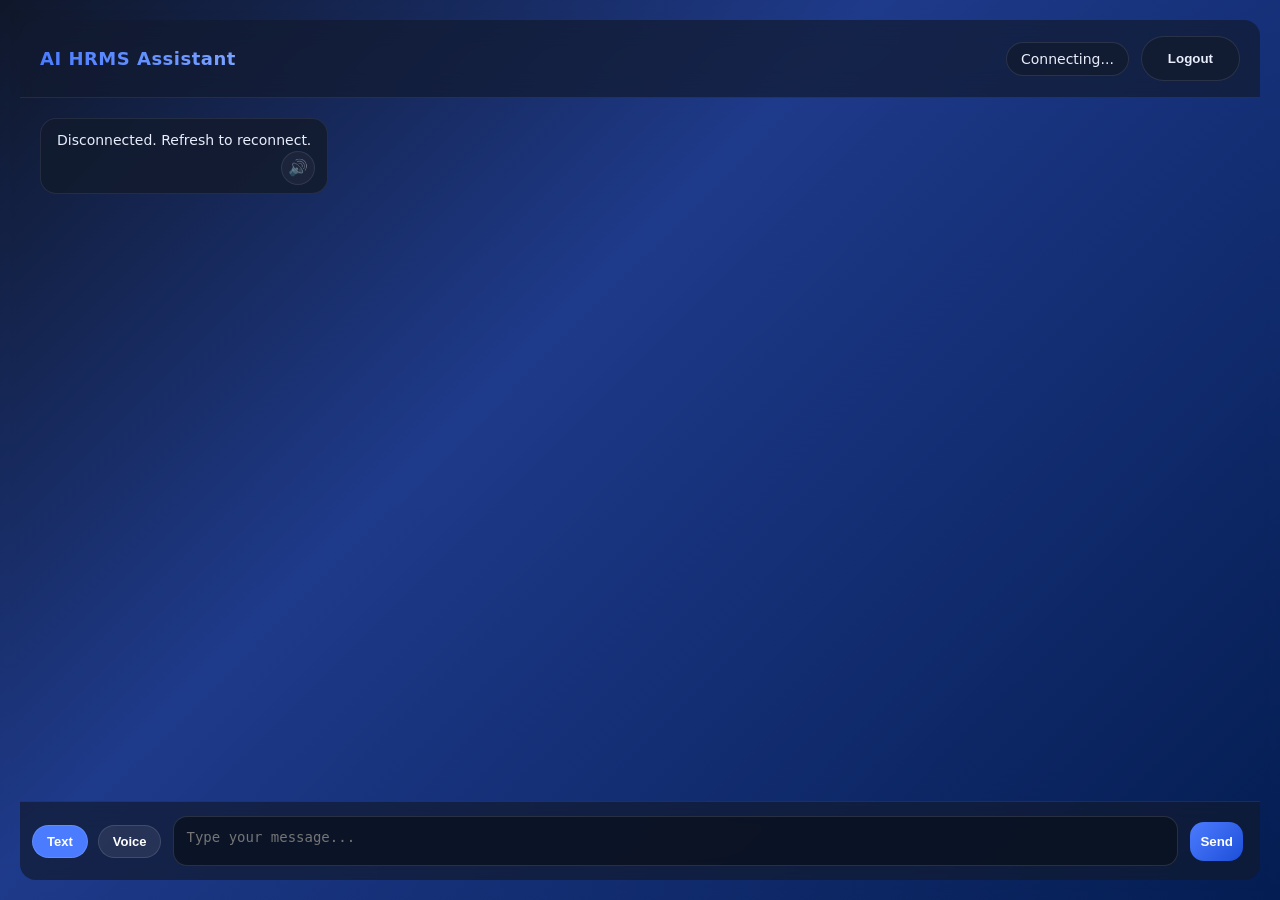
<file: frontend/chat.html>
<!-- <!doctype html>
<html lang="en">
<head>
  <meta charset="utf-8" />
  <meta name="viewport" content="width=device-width, initial-scale=1" />
  <title>HRMS Chatbot</title>
  <style>
    body{font-family:system-ui,-apple-system,Segoe UI,Roboto,Arial; background:#0b1220; color:#e8eefc; margin:0;}
    .wrap{max-width:980px; margin:0 auto; padding:24px;}
    .top{display:flex; align-items:center; justify-content:space-between; gap:12px;}
    .pill{border:1px solid rgba(255,255,255,.12); background:#121b2f; padding:10px 14px; border-radius:999px; display:flex; align-items:center; gap:10px;}
    .pill button{border:0; background:transparent; color:#e8eefc; cursor:pointer; padding:6px 10px; border-radius:999px;}
    .pill button.active{background:#4b7cff;}
    .chat{margin-top:18px; background:#121b2f; border:1px solid rgba(255,255,255,.08); border-radius:18px; height:70vh; overflow:auto; padding:18px;}
    .row{margin:10px 0; display:flex;}
    .row.user{justify-content:flex-end;}
    .bubble{max-width:70%; padding:12px 14px; border-radius:14px; line-height:1.35; white-space:pre-wrap;}
    .user .bubble{background:#4b7cff;}
    .assistant .bubble{background:#0b1220; border:1px solid rgba(255,255,255,.10);}
    .composer{margin-top:14px; display:flex; gap:10px;}
    textarea{flex:1; resize:none; height:54px; padding:12px; border-radius:14px; border:1px solid rgba(255,255,255,.12); background:#0b1220; color:#e8eefc; outline:none;}
    button{border:0; border-radius:14px; padding:12px 14px; background:#4b7cff; color:white; font-weight:700; cursor:pointer;}
    button.secondary{background:#1e2a49; border:1px solid rgba(255,255,255,.12)}
    .hint{font-size:12px; opacity:.75; margin-top:8px;}
  </style>
</head>
<body>
  <div class="wrap">
    <div class="top">
      <div class="pill">
        <strong>Mode</strong>
        <button id="modeText" class="active">Text</button>
        <button id="modeVoice">Voice</button>
      </div>
      <div class="pill" id="me">Connecting...</div>
      <div class="pill">
        <button class="secondary" id="logoutBtn">Logout</button>
      </div>
    </div>

    <div class="chat" id="chat"></div>

    <div class="composer">
      <textarea id="input" placeholder="Type your message..."></textarea>
      <button id="sendBtn">Send</button>
      <button id="recBtn" class="secondary">🎙️</button>
    </div>
    <div class="hint">Voice mode: server returns audio. Microphone button sends voice input (STT must be configured on server).</div>
  </div>

<script>
const chatEl = document.getElementById('chat');
const inputEl = document.getElementById('input');
const meEl = document.getElementById('me');

let mode = 'text';
let ws;
let mediaRecorder;
let chunks=[];

function addBubble(who, text){
  const row = document.createElement('div');
  row.className = 'row ' + who;
  const b = document.createElement('div');
  b.className = 'bubble';
  b.textContent = text;
  row.appendChild(b);
  chatEl.appendChild(row);
  chatEl.scrollTop = chatEl.scrollHeight;
  return b;
}

function setMode(m){
  mode = m;
  document.getElementById('modeText').classList.toggle('active', m==='text');
  document.getElementById('modeVoice').classList.toggle('active', m==='voice');
}

document.getElementById('modeText').onclick = ()=>setMode('text');
document.getElementById('modeVoice').onclick = ()=>setMode('voice');

async function connect(){
  const proto = location.protocol === 'https:' ? 'wss' : 'ws';
  ws = new WebSocket(`${proto}://${location.host}/ws/chat`);

  let assistantBubble = null;

  ws.onopen = ()=>{};
  ws.onmessage = (ev)=>{
    const msg = JSON.parse(ev.data);
    if(msg.type==='ready'){
      meEl.textContent = `${msg.user.name || 'User'} (${msg.user.userType || 'employee'})`;
      return;
    }
    if(msg.type==='delta'){
      if(!assistantBubble) assistantBubble = addBubble('assistant','');
      assistantBubble.textContent += msg.text;
      chatEl.scrollTop = chatEl.scrollHeight;
      return;
    }
    if(msg.type==='final'){
      if(!assistantBubble) assistantBubble = addBubble('assistant', msg.text);
      else assistantBubble.textContent = msg.text;
      assistantBubble = null;
      return;
    }
    if(msg.type==='transcript'){
      addBubble('user', msg.text);
      return;
    }
    if(msg.type==='audio'){
      if(msg.ok && msg.audio_base64){
        const audio = new Audio('data:audio/mpeg;base64,' + msg.audio_base64);
        audio.play().catch(()=>{});
      }
      return;
    }
    if(msg.type==='error'){
      addBubble('assistant', '⚠️ ' + (msg.message || 'Error'));
      assistantBubble = null;
      return;
    }
  };

  ws.onclose = ()=>{ addBubble('assistant','Disconnected. Refresh to reconnect.'); };
}

connect();

async function sendText(){
  const text = inputEl.value.trim();
  if(!text) return;
  addBubble('user', text);
  inputEl.value='';
  ws.send(JSON.stringify({type:'user', mode, text}));
}

document.getElementById('sendBtn').onclick = sendText;
inputEl.addEventListener('keydown', (e)=>{ if(e.key==='Enter' && !e.shiftKey){ e.preventDefault(); sendText(); }});

// Logout

document.getElementById('logoutBtn').onclick = async ()=>{
  await fetch('/api/logout', {method:'POST'}).catch(()=>{});
  window.location.href = '/login';
};

// Voice recording
async function setupRecorder(){
  const stream = await navigator.mediaDevices.getUserMedia({audio:true});
  mediaRecorder = new MediaRecorder(stream);
  mediaRecorder.ondataavailable = (e)=>{ if(e.data.size>0) chunks.push(e.data); };
  mediaRecorder.onstop = async ()=>{
    const blob = new Blob(chunks, {type: mediaRecorder.mimeType});
    chunks=[];
    const arrayBuffer = await blob.arrayBuffer();
    const bytes = new Uint8Array(arrayBuffer);
    let binary='';
    for(let i=0;i<bytes.length;i++) binary += String.fromCharCode(bytes[i]);
    const b64 = btoa(binary);
    ws.send(JSON.stringify({type:'user', mode, audio_base64: b64, audio_mime: blob.type}));
  };
}

let recording=false;
document.getElementById('recBtn').onclick = async ()=>{
  if(!mediaRecorder) await setupRecorder();
  if(!recording){
    recording=true;
    document.getElementById('recBtn').textContent='⏹️';
    mediaRecorder.start();
  } else {
    recording=false;
    document.getElementById('recBtn').textContent='🎙️';
    mediaRecorder.stop();
  }
};
</script>
</body>
</html> -->



<!doctype html>
<html lang="en">
<head>
  <meta charset="utf-8" />
  <meta name="viewport" content="width=device-width, initial-scale=1" />
  <title>HRMS Chatbot</title>
  <link rel="stylesheet" href="./assets/css/chat.css" />
</head>
<body>

  <div class="app voice-mode">

    <!-- ===== Top Bar ===== -->
    <header class="topbar">
      <div class="title">AI HRMS Assistant</div>

      <div class="top-actions">
        <div class="pill user-info" id="me">Connecting...</div>
        <div class="pill">
          <button class="secondary" id="logoutBtn">Logout</button>
        </div>
      </div>
    </header>

    <!-- ===== Chat ===== -->
    <main class="chat-container">
      <div class="chat" id="chat"></div>
    </main>

    <!-- ===== Bottom Composer ===== -->
    <footer class="composer">

      <!-- Mode Toggle -->
      <div class="mode-toggle">
        <button id="modeText" class="active">Text</button>
        <button id="modeVoice">Voice</button>
      </div>

      <div class="input-area">
        <!-- TEXT MODE CONTROLS -->
        <div class="chat-control" id="textControls">
          <textarea id="input" placeholder="Type your message..."></textarea>
          <button id="sendBtn">Send</button>
        </div>
              
        <!-- VOICE MODE CONTROL -->
        <div id="voiceControls">
          <button id="recBtn" class="secondary">🎙️</button>
        </div>

      </div>
      
    </footer>

  </div>

  <script src="./assets/js/chat.js"></script>
</body>
</html>
</file>
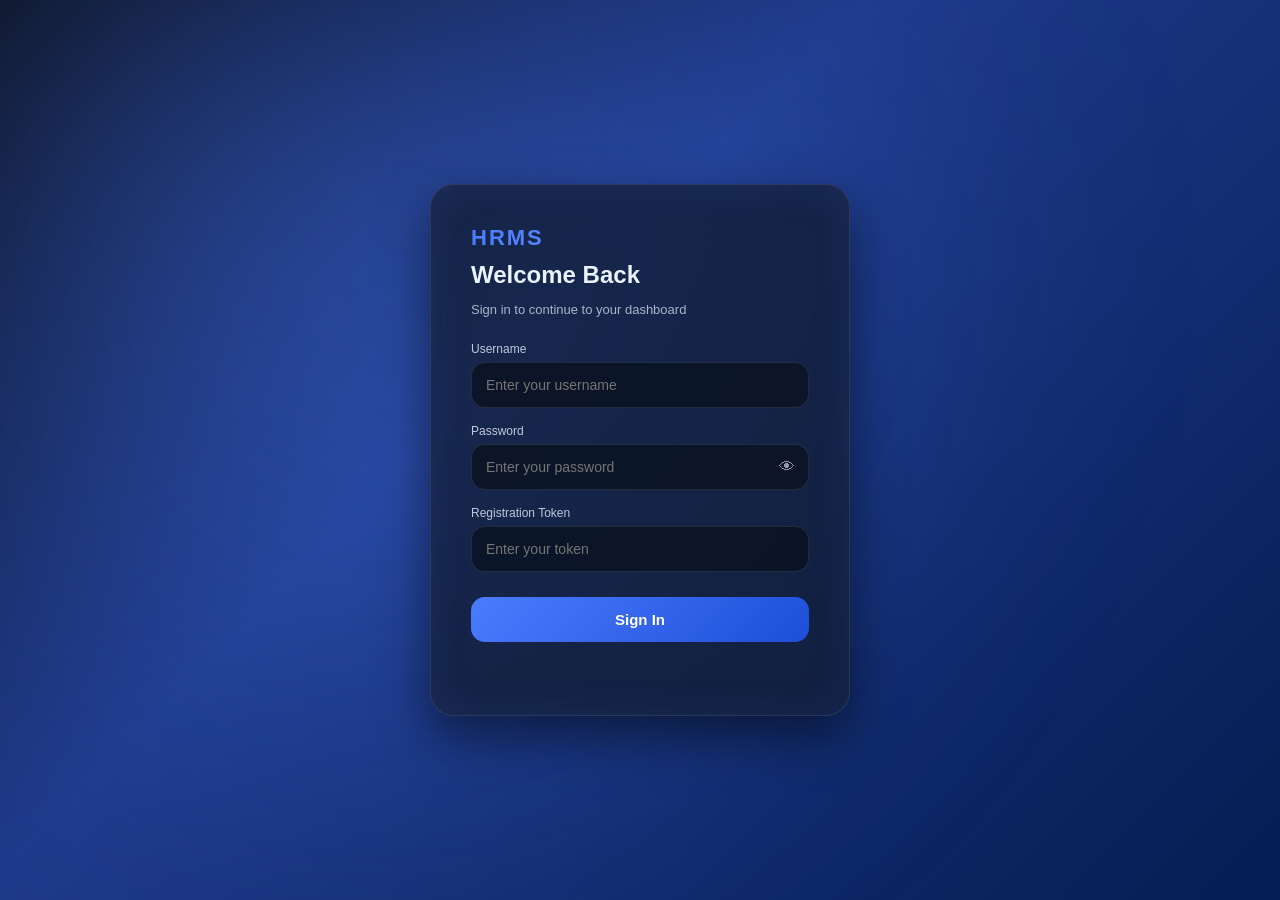
<file: frontend/login.html>
<!doctype html>
<html lang="en">
<head>
  <meta charset="utf-8" />
  <meta name="viewport" content="width=device-width, initial-scale=1" />
  <title>HRMS Chatbot - Login</title>
  <link rel="stylesheet" href="./assets/css/login.css" />
</head>
<body>

  <div class="background-glow"></div>

  <div class="login-wrapper">
    <div class="card">
      <div class="logo">HRMS</div>
      <h1>Welcome Back</h1>
      <p class="subtitle">Sign in to continue to your dashboard</p>

      <label>Username</label>
      <input id="userName" placeholder="Enter your username" />

      <label>Password</label>
      <div class="input-group">
        <input id="password" type="password" placeholder="Enter your password" />
        <span class="toggle-password" id="togglePassword">👁</span>
      </div>

      <label>Registration Token</label>
      <input id="registrationToken" placeholder="Enter your token" />

      <button id="loginBtn">
        <span class="btn-text">Sign In</span>
        <span class="loader" id="loader"></span>
      </button>

      <div class="msg" id="msg"></div>
    </div>
  </div>

  <script src="./assets/js/login.js"></script>
</body>
</html>
</file>
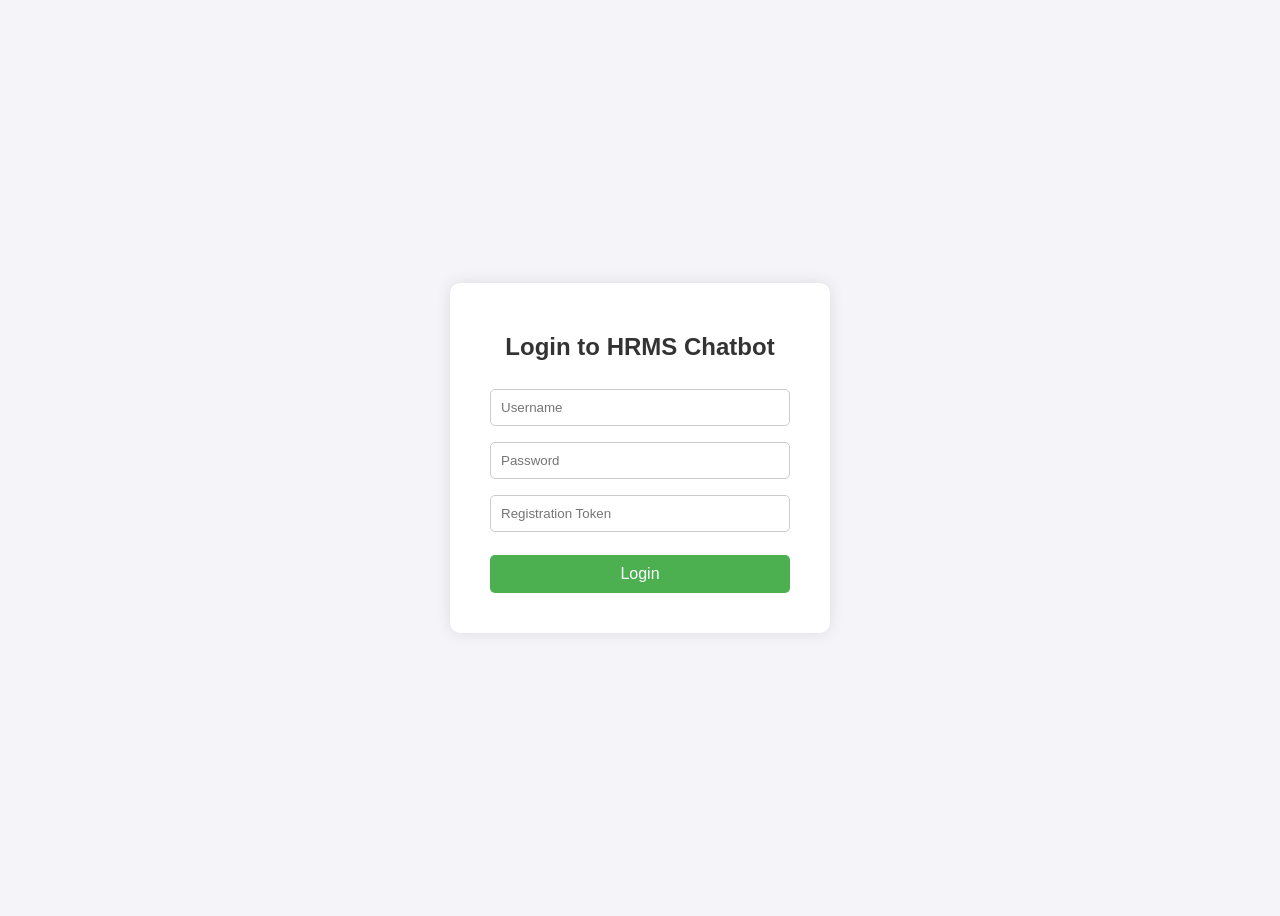
<file: app/templates/login.html>
<!DOCTYPE html>
<html lang="en">
<head>
  <meta charset="UTF-8">
  <title>HRMS Chatbot Login</title>
  <style>
    body {
      font-family: Arial, sans-serif;
      background-color: #f4f4f9;
      display: flex;
      justify-content: center;
      align-items: center;
      height: 100vh;
    }
    .login-container {
      background: white;
      padding: 30px 40px;
      border-radius: 10px;
      box-shadow: 0 0 15px rgba(0,0,0,0.1);
      width: 300px;
    }
    h2 {
      text-align: center;
      margin-bottom: 20px;
      color: #333;
    }
    input[type="text"], input[type="password"] {
      width: 100%;
      padding: 10px;
      margin: 8px 0;
      border-radius: 5px;
      border: 1px solid #ccc;
      box-sizing: border-box;
    }
    button {
      width: 100%;
      padding: 10px;
      margin-top: 15px;
      background-color: #4CAF50;
      border: none;
      color: white;
      font-size: 16px;
      border-radius: 5px;
      cursor: pointer;
    }
    button:hover {
      background-color: #45a049;
    }
    .error {
      color: red;
      text-align: center;
      margin-top: 10px;
    }
  </style>
</head>
<body>
  <div class="login-container">
    <h2>Login to HRMS Chatbot</h2>

    <form id="loginForm">
      <input type="text" name="userName" placeholder="Username" required />
      <input type="password" name="password" placeholder="Password" required />
      <input type="text" name="registrationToken" placeholder="Registration Token" required />
      <button type="submit">Login</button>
      <div class="error" id="errorMsg"></div>
    </form>
  </div>

  <script>
    const form = document.getElementById("loginForm");
    const errorMsg = document.getElementById("errorMsg");

    form.addEventListener("submit", async (e) => {
      e.preventDefault(); // Prevent default form submission

      errorMsg.textContent = ""; // Clear previous error

      const formData = new FormData(form);
      const data = {
        userName: formData.get("userName"),
        password: formData.get("password"),
        registrationToken: formData.get("registrationToken")
      };

      try {
        const response = await fetch("/auth/login", {
          method: "POST",
          headers: {
            "Content-Type": "application/x-www-form-urlencoded"
          },
          body: new URLSearchParams(data)
        });

        const result = await response.json();

        // Print response in terminal
        console.log("Login Response:", result);

        if (response.ok) {
  localStorage.setItem("session_id", result.session_id);
  console.log("SESSION STORED:", result.session_id);
  window.location.href = "/chat";
} else {
          // Show error
          errorMsg.textContent = result.detail || "Login failed. Please try again.";
        }
      } catch (err) {
        console.error("Fetch error:", err);
        errorMsg.textContent = "An error occurred. Check the console.";
      }
    });
  </script>
</body>
</html>
</file>
<file: frontend/assets/css/chat.css>
* {
  box-sizing: border-box;
}

html, body {
  margin: 0;
  height: 100%;
  font-family: system-ui, -apple-system, Segoe UI, Roboto, Arial;
  background: linear-gradient(135deg, #0f172a, #1e3a8a 40%, #041d52);
  color: #e8eefc;
    padding: 10px 10px 10px 10px;
}

/* ===== Layout ===== */

.app {
  display: flex;
  flex-direction: column;
  height: 100%;
  overflow: hidden; /* prevent page scroll */
}

/* ===== Top Bar ===== */

.topbar {
  display: flex;
  justify-content: space-between;
  align-items: center;
  padding: 16px 20px;
  border-bottom: 1px solid rgba(255,255,255,.08);
  backdrop-filter: blur(12px);
  background: rgba(18, 27, 47, 0.7);
  border-radius: 16px 16px 0 0;
}

.top-actions {
  display: flex;
  align-items: center;
  gap: 12px;
}

.title {
  font-size: 18px;
  font-weight: 700;
  letter-spacing: .5px;
  background: linear-gradient(90deg, #4b7cff, #7aa2ff);
  -webkit-background-clip: text;
  -webkit-text-fill-color: transparent;
}

.pill {
  display: flex;
  align-items: center;
  gap: 8px;
  padding: 8px 14px;
  border-radius: 999px;
  background: rgba(18, 27, 47, .8);
  border: 1px solid rgba(255,255,255,.1);
  font-size: 14px;
}

.pill button {
  border: 0;
  background: transparent;
  color: #e8eefc;
  cursor: pointer;
  padding: 6px 10px;
  border-radius: 999px;
  transition: .2s;
}

.pill button.active {
  background: #4b7cff;
}

.pill button:hover {
  background: rgba(255,255,255,.1);
}

.secondary {
  background: rgba(255,255,255,.08);
  border: 1px solid rgba(255,255,255,.12);
}

/* ===== Chat Area ===== */

.chat-container {
  flex: 1;
  display: flex;
  overflow: hidden;
}

.chat {
  flex: 1;
  padding: 20px;
  overflow-y: auto;
  scroll-behavior: smooth;
}

/* Custom Scrollbar */
.chat::-webkit-scrollbar {
  width: 6px;
}
.chat::-webkit-scrollbar-thumb {
  background: rgba(255,255,255,.2);
  border-radius: 10px;
}

/* ===== Messages ===== */

.row {
  display: flex;
  margin-bottom: 14px;
}

.row.user {
  justify-content: flex-end;
}

.bubble {
  max-width: 75%;
  padding: 12px 16px;
  border-radius: 16px;
  line-height: 1.4;
  font-size: 14px;
  white-space: pre-wrap;
  animation: fadeIn .2s ease-in-out;
}

.user .bubble {
  background: linear-gradient(135deg, #4b7cff, #1d4ed8);
}

.assistant .bubble {
  background: rgba(18, 27, 47, .9);
  border: 1px solid rgba(255,255,255,.08);
}

@keyframes fadeIn {
  from { opacity: 0; transform: translateY(4px); }
  to { opacity: 1; transform: translateY(0); }
}

/* ===== TTS button inside assistant bubble ===== */

.assistant .bubble {
  position: relative;
  padding-bottom: 42px; /* space for the icon */
}

.bubble-text {
  white-space: pre-wrap;
}

.tts-btn {
  position: absolute;
  right: 10px;
  bottom: 8px;

  border: 1px solid rgba(255,255,255,.18);
  background: rgba(255,255,255,.08);
  color: #e8eefc;

  width: 34px;
  height: 34px;
  border-radius: 999px;
  cursor: pointer;

  display: inline-flex;
  align-items: center;
  justify-content: center;

  font-size: 16px;
  padding: 0;
  box-shadow: none;
  transform: none;
}

.tts-btn:hover {
  background: rgba(255,255,255,.12);
}

.tts-btn:disabled {
  opacity: 0.5;
  cursor: not-allowed;
}


/* ===== Composer ===== */

.composer {
  display: flex;
  align-items: center;
  gap: 10px;
  padding: 14px 10px;
  border-top: 1px solid rgba(255,255,255,.08);
  background: rgba(18, 27, 47, 0.7);
  backdrop-filter: blur(12px);
  border-radius: 0 0 16px 16px;
}

.mode-toggle {
  display: flex;
  gap: 6px;
}

.mode-toggle button {
  border-radius: 999px;
  padding: 8px 14px;
  font-size: 13px;
  background: rgba(255,255,255,.08);
  border: 1px solid rgba(255,255,255,.12);
}

.mode-toggle button.active {
  background: #4b7cff;
}

.input-area {
    padding: 0 5px 0 0;
    width: 100%;
  display: flex;
  align-items: center;
  justify-content: space-between;
}   

.chat-control {
    width: 100%;
    /* padding: 0 3px 0 3px; */
  display: flex;
  align-items: center;
  justify-content: start;
  gap: 10px;
  /* margin-right: 10px; */
}

textarea {
  flex: 1;
  resize: none;
  height: 50px;
  padding: 12px;
  border-radius: 14px;
  border: 1px solid rgba(255,255,255,.12);
  background: rgba(11, 18, 32, .8);
  color: #e8eefc;
  outline: none;
  font-size: 14px;
}

textarea:focus {
  border-color: #4b7cff;
  box-shadow: 0 0 0 3px rgba(75,124,255,.25);
}

button {
  border: 0;
  border-radius: 14px;
  padding: 12px 10px;
  background: linear-gradient(135deg, #4b7cff, #1d4ed8);
  color: white;
  font-weight: 600;
  cursor: pointer;
  transition: .2s;
  margin: 0 2px;
}

button:hover {
  transform: translateY(-1px);
  box-shadow: 0 6px 18px rgba(75,124,255,.4);
}

#voiceControls {
  width: 100%;
  display: none;
  align-items: center;
  justify-content: center;
}

#recBtn {
  border: 1px solid white;
  width: 70px;
}


/* ===============================
   VOICE MODE UI
================================= */

/* Hide text controls */
.app.voice-mode #textControls {
  display: none;
}

/* Show only mic button */
.app.voice-mode #voiceControls {
  display: flex;
  justify-content: center;
  width: 100%;
}

/* Make mic big and centered */
.app.voice-mode #recBtn {
  width: 70px;
  height: 70px;
  border-radius: 50%;
  font-size: 26px;
  padding: 0;
}

/* Optional: center composer content */
.app.voice-mode .composer {
  justify-content: center;
}

.input-area {
    padding: 0 5px 0 0;
    width: 100%;
  display: flex;
  align-items: center;
  justify-content: space-between;
}

/* ===== Mobile ===== */

@media (max-width: 768px) {

  .topbar {
    flex-direction: column;
    justify-content: center;
    align-items: start;
    gap: 10px;
  }

  .top-actions {
    width: 100%;
    justify-content: space-between;
  }
    
  .title {
    font-size: 16px;
  }

  .composer {
    flex-wrap: wrap;
  }

  .app.voice-mode .composer {
    flex-wrap: nowrap;
    display: flex;
    flex-direction: row;
    justify-content: center;
  }


  .mode-toggle {
    width: 100%;
    justify-content: start;
    margin-bottom: 6px;
  }

  textarea {
    flex: 1 1 100%;
  }
}
</file>
<file: frontend/assets/css/login.css>
* {
  box-sizing: border-box;
}

body {
  margin: 0;
  font-family: 'Segoe UI', Roboto, sans-serif;
  background: linear-gradient(135deg, #0f172a 0%, #1e3a8a 40%, #041d52 100%);
  height: 100vh;
  display: flex;
  align-items: center;
  justify-content: center;
  /* overflow: hidden; */
  color: #eaf1ff;
}

/* Animated background glow */
.background-glow {
  position: fixed;
  top: 0;
  left: 0;
  width: 100%;
  height: 100%;
  pointer-events: none;
  background: radial-gradient(circle at 30% 30%, rgba(75,124,255,.35), transparent 60%);
  filter: blur(120px);
  z-index: 0;
}

@keyframes float {
  from { transform: translate(-100px, -50px); }
  to { transform: translate(100px, 80px); }
}

.login-wrapper {
  position: relative;
  z-index: 2;
}

.card {
  width: 420px;
  padding: 40px;
  border-radius: 24px;
  backdrop-filter: blur(25px);
  background: rgba(18, 27, 47, 0.75);
  border: 1px solid rgba(255,255,255,0.1);
  box-shadow: 
    0 20px 50px rgba(0,0,0,.5),
    inset 0 0 40px rgba(75,124,255,.1);
}

.logo {
  font-weight: 800;
  font-size: 22px;
  letter-spacing: 2px;
  margin-bottom: 10px;
  background: linear-gradient(90deg, #4b7cff, #7aa2ff);
  -webkit-background-clip: text;
  -webkit-text-fill-color: transparent;
}

h1 {
  margin: 0;
  font-size: 24px;
}

.subtitle {
  font-size: 13px;
  opacity: .7;
  margin-bottom: 25px;
}

label {
  display: block;
  font-size: 12px;
  margin-top: 16px;
  margin-bottom: 6px;
  opacity: .8;
}

input {
  width: 100%;
  padding: 14px;
  border-radius: 14px;
  border: 1px solid rgba(255,255,255,.1);
  background: rgba(11, 18, 32, .8);
  color: #fff;
  outline: none;
  font-size: 14px;
  transition: all .1s ease;
}

input:focus {
  border-color: #4b7cff;
  box-shadow: 0 0 0 3px rgba(75,124,255,.25);
  /* transform: scale(1.02); */
}

.input-group {
  position: relative;
}

.toggle-password {
  position: absolute;
  right: 14px;
  top: 50%;
  transform: translateY(-50%);
  cursor: pointer;
  opacity: .6;
  transition: .3s;
}

.toggle-password:hover {
  opacity: 1;
}

button {
  margin-top: 25px;
  width: 100%;
  padding: 14px;
  border-radius: 14px;
  border: none;
  font-weight: 700;
  font-size: 15px;
  cursor: pointer;
  background: linear-gradient(135deg, #4b7cff, #1d4ed8);
  color: white;
  position: relative;
  overflow: hidden;
  transition: all .3s ease;
}

button:hover {
  transform: translateY(-2px);
  box-shadow: 0 10px 25px rgba(75,124,255,.4);
}

button:active {
  transform: scale(.98);
}

.loader {
  display: none;
  width: 18px;
  height: 18px;
  border: 3px solid rgba(255,255,255,.3);
  border-top: 3px solid white;
  border-radius: 50%;
  animation: spin 1s linear infinite;
  margin-left: 8px;
}

@keyframes spin {
  to { transform: rotate(360deg); }
}

.msg {
  margin-top: 15px;
  font-size: 13px;
  min-height: 18px;
  opacity: .85;
  transition: .3s;
}


/* ============================= */
/* RESPONSIVE DESIGN */
/* ============================= */

/* Large tablets & small laptops */
@media (max-width: 1024px) {
  .card {
    width: 90%;
    max-width: 480px;
  }
}

/* Tablets */
@media (max-width: 768px) {
  body {
    padding: 20px;
    height: auto;
    min-height: 100vh;
  }

  .card {
    width: 100%;
    padding: 32px 24px;
    border-radius: 20px;
  }

  h1 {
    font-size: 22px;
  }
}

/* Mobile phones */
@media (max-width: 480px) {
  body {
    padding: 16px;
    overflow: auto;
  }

  .card {
    width: 100%;
    max-width: 100%;
    padding: 20px;
    border-radius: 18px;
  }

  .logo {
    font-size: 18px;
  }

  h1 {
    font-size: 20px;
  }

  .subtitle {
    font-size: 12px;
  }

  input {
    padding: 12px;
    font-size: 13px;
  }

  button {
    padding: 12px;
    font-size: 14px;
  }
}

/* Very small devices */
@media (max-width: 360px) {
  .card {
    padding: 20px 14px;
  }

  input {
    padding: 10px;
  }

  button {
    padding: 10px;
  }
}
</file>
